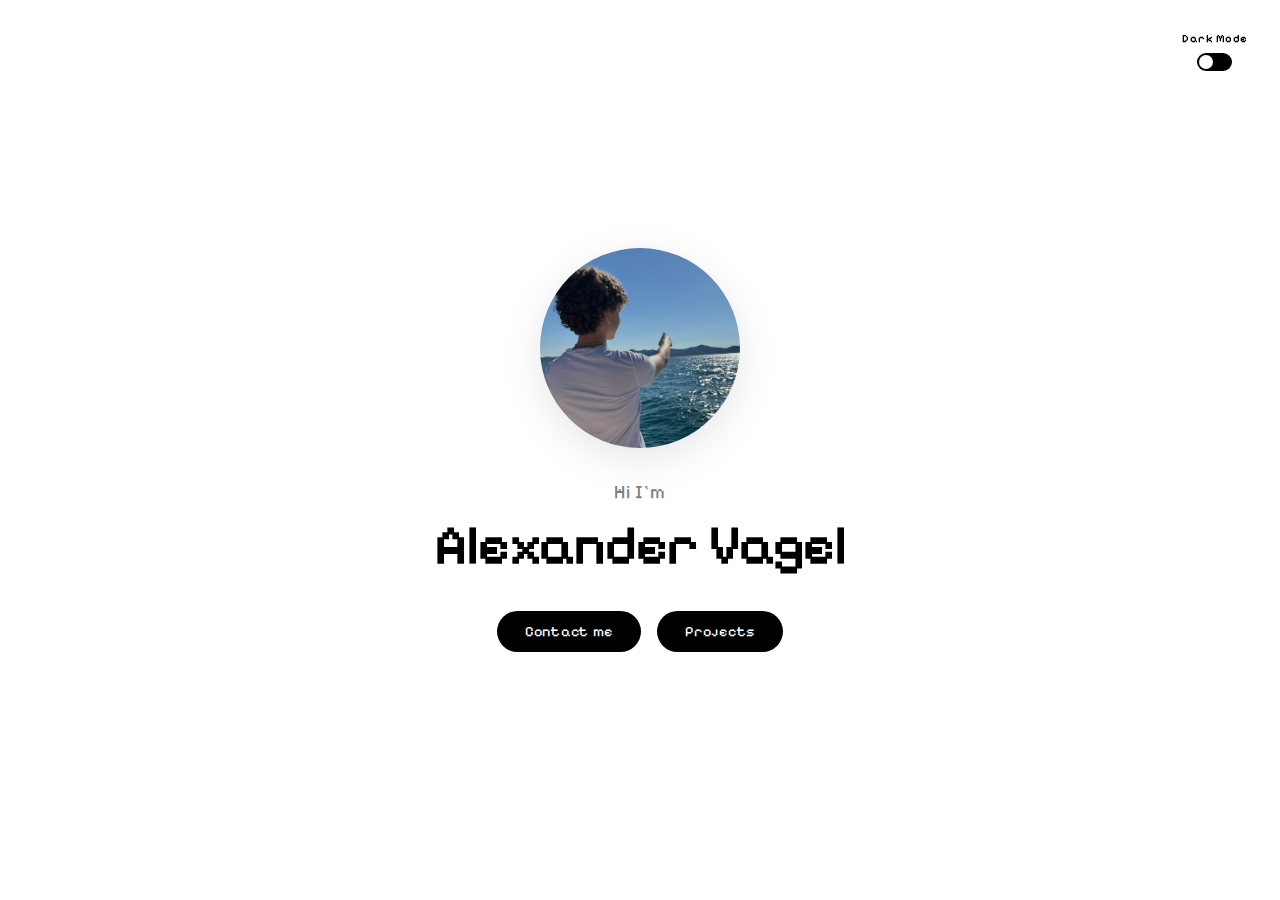
<file: index.html>
<!DOCTYPE html>
<html lang="de">
<head>
    <meta charset="UTF-8">
    <meta name="viewport" content="width=device-width, initial-scale=1.0">
    <title>Alexander Vagel</title>
    <link rel="stylesheet" href="style.css">
</head>
<body>
    <div class="theme-control">
        <label class="theme-label">Dark Mode</label>
        <label class="switch">
            <input type="checkbox" class="theme-toggle" aria-label="Toggle theme">
            <span class="slider"></span>
        </label>
    </div>
    <div class="container">
        <img class="avatar" src="Av.JPEG" alt="Avatar">
        <p class="greeting">Hi I'm</p>
        <h1>Alexander Vagel</h1>
        <div class="button-group">
            <a href="mailto:avagel3@gmail.com" class="btn">Contact me</a>
            <a href="projects.html" class="btn">Projects</a>
        </div>
    </div>
    <script src="script.js"></script>
</body>
</html>
</file>
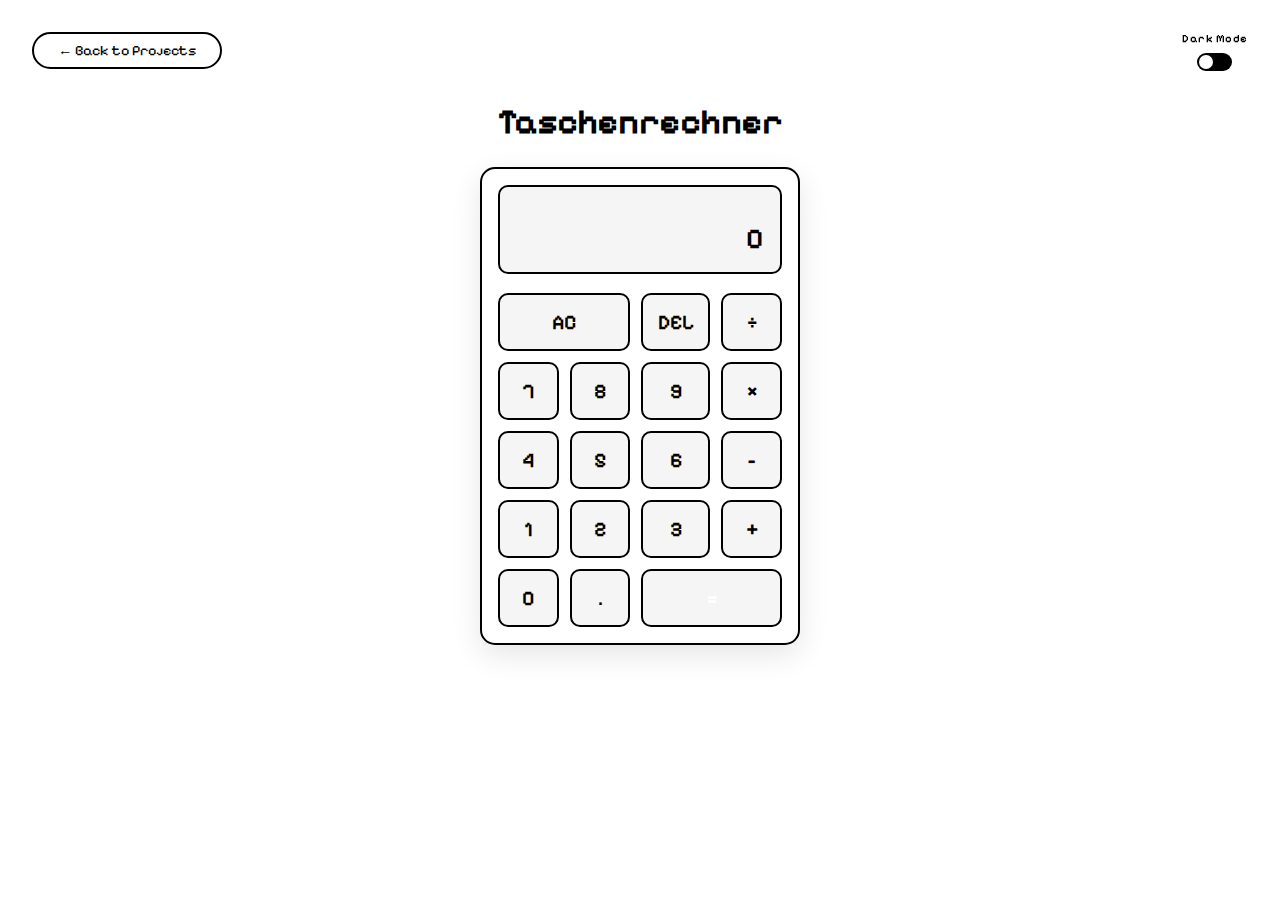
<file: calculator.html>
<!DOCTYPE html>
<html lang="de">
<head>
    <meta charset="UTF-8">
    <meta name="viewport" content="width=device-width, initial-scale=1.0">
    <title>Taschenrechner - Alexander Vagel</title>
    <link rel="stylesheet" href="calculator-style.css">
</head>
<body>
    <div class="theme-control">
        <label class="theme-label">Dark Mode</label>
        <label class="switch">
            <input type="checkbox" class="theme-toggle" aria-label="Toggle theme">
            <span class="slider"></span>
        </label>
    </div>
    
    <nav class="nav">
        <a href="projects.html" class="back-link">← Back to Projects</a>
    </nav>

    <div class="calculator-container">
        <h1>Taschenrechner</h1>
        
        <div class="calculator">
            <div class="display">
                <div class="previous-operand"></div>
                <div class="current-operand">0</div>
            </div>
            
            <button class="btn-clear span-2">AC</button>
            <button class="btn-delete">DEL</button>
            <button class="btn-operator">÷</button>
            
            <button class="btn-number">7</button>
            <button class="btn-number">8</button>
            <button class="btn-number">9</button>
            <button class="btn-operator">×</button>
            
            <button class="btn-number">4</button>
            <button class="btn-number">5</button>
            <button class="btn-number">6</button>
            <button class="btn-operator">-</button>
            
            <button class="btn-number">1</button>
            <button class="btn-number">2</button>
            <button class="btn-number">3</button>
            <button class="btn-operator">+</button>
            
            <button class="btn-number">0</button>
            <button class="btn-number">.</button>
            <button class="btn-equals span-2">=</button>
        </div>
    </div>

    <script src="calculator-script.js"></script>
</body>
</html>
</file>
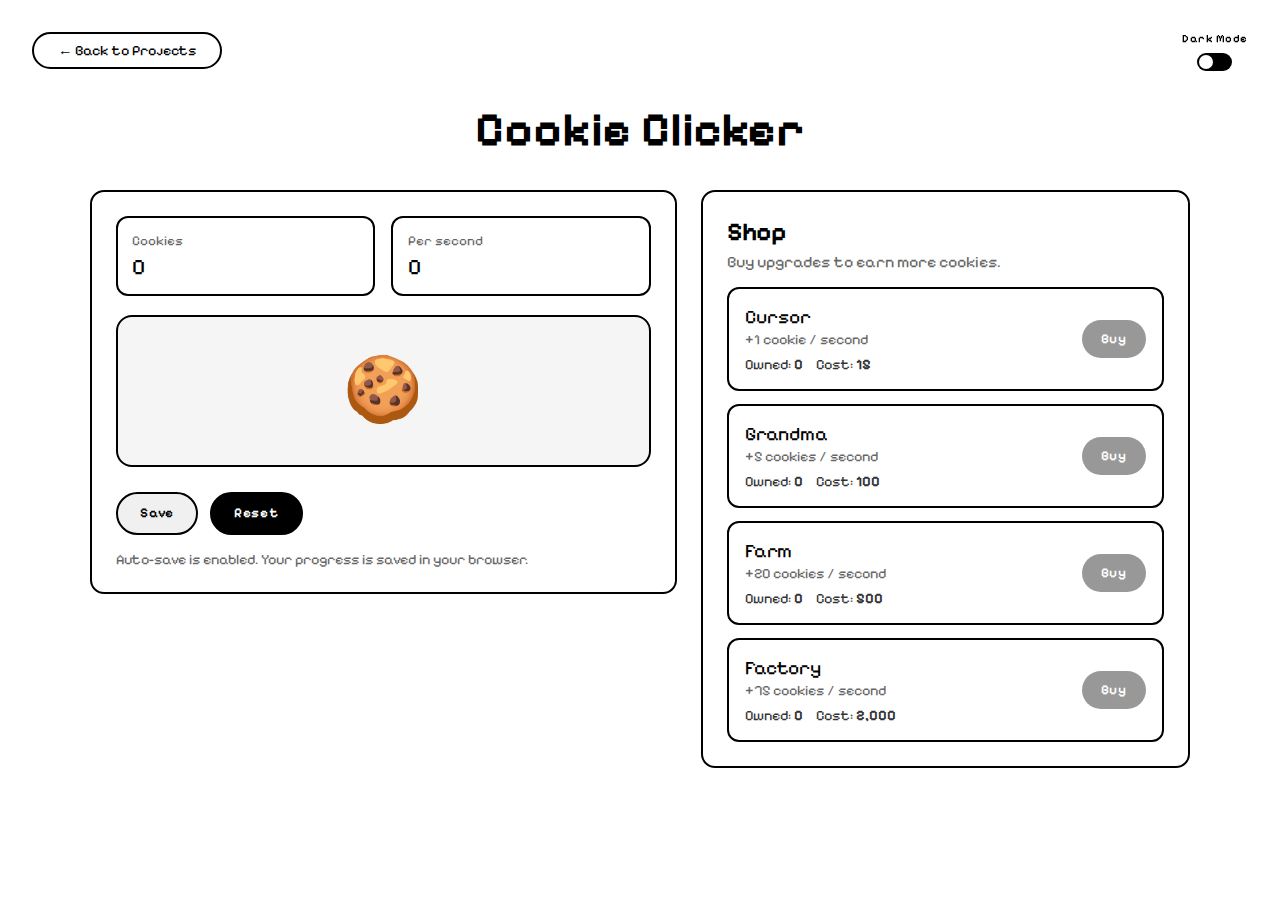
<file: cookie.html>
<!DOCTYPE html>
<html lang="de">
<head>
    <meta charset="UTF-8">
    <meta name="viewport" content="width=device-width, initial-scale=1.0">
    <title>Cookie Clicker - Alexander Vagel</title>
    <link rel="stylesheet" href="cookie-style.css">
</head>
<body>
    <div class="theme-control">
        <label class="theme-label">Dark Mode</label>
        <label class="switch">
            <input type="checkbox" class="theme-toggle" aria-label="Toggle theme">
            <span class="slider"></span>
        </label>
    </div>

    <nav class="nav">
        <a href="projects.html" class="back-link">← Back to Projects</a>
    </nav>

    <div class="cookie-container">
        <h1>Cookie Clicker</h1>

        <div class="layout">
            <!-- Left: Cookie -->
            <section class="panel main-panel">
                <div class="stats">
                    <div class="stat">
                        <div class="stat-label">Cookies</div>
                        <div class="stat-value" id="cookies">0</div>
                    </div>
                    <div class="stat">
                        <div class="stat-label">Per second</div>
                        <div class="stat-value" id="cps">0</div>
                    </div>
                </div>

                <button class="cookie-btn" id="cookie-btn" aria-label="Click cookie">
                    🍪
                </button>

                <div class="actions">
                    <button class="btn secondary" id="save-btn">Save</button>
                    <button class="btn danger" id="reset-btn">Reset</button>
                </div>

                <p class="hint">Auto-save is enabled. Your progress is saved in your browser.</p>
            </section>

            <!-- Right: Shop -->
            <section class="panel shop-panel">
                <div class="shop-header">
                    <h2>Shop</h2>
                    <p class="shop-sub">Buy upgrades to earn more cookies.</p>
                </div>

                <div class="shop-list" id="shop-list"></div>
            </section>
        </div>
    </div>

    <script src="cookie-script.js"></script>
</body>
</html>
</file>
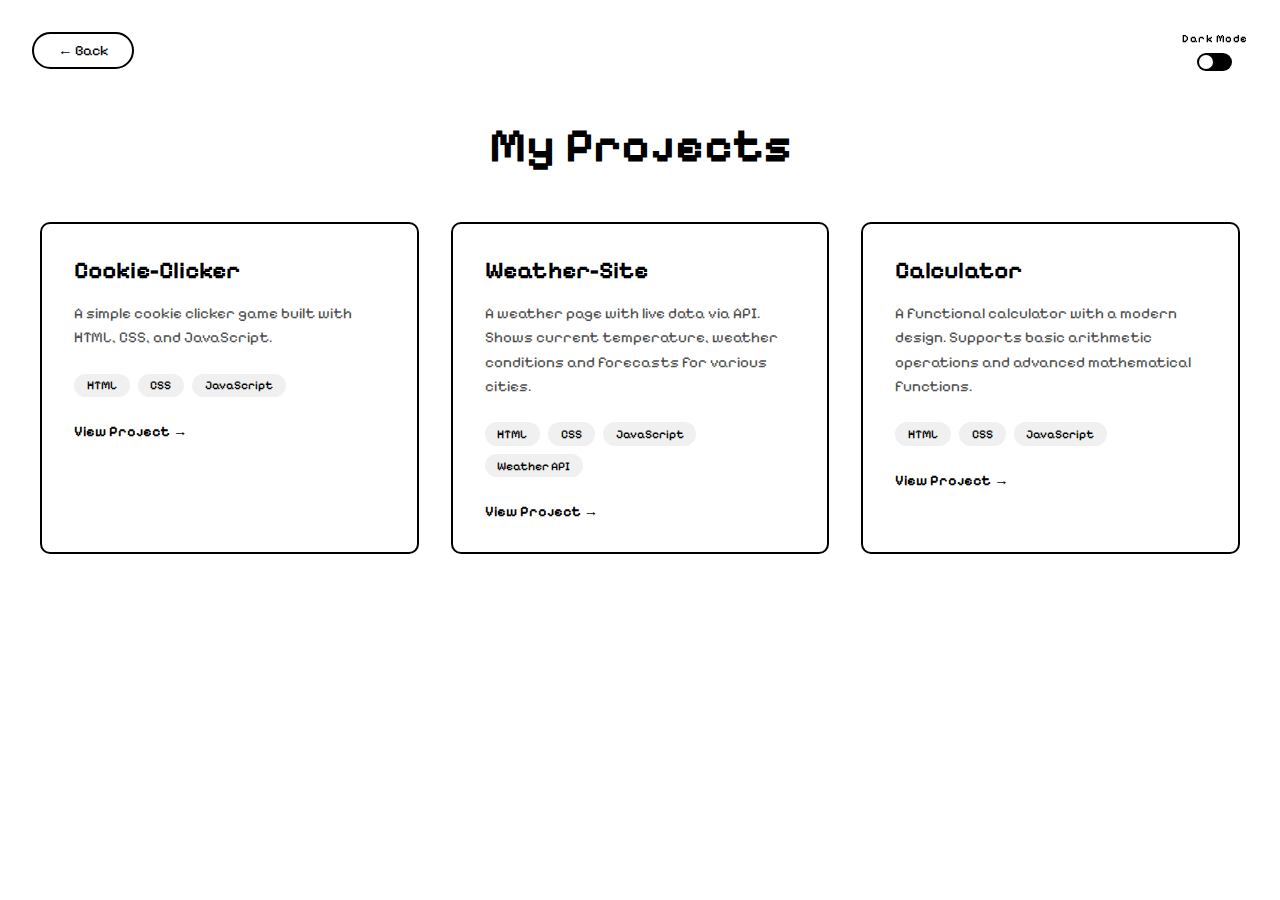
<file: projects.html>
<!DOCTYPE html>
<html lang="de">
<head>
    <meta charset="UTF-8">
    <meta name="viewport" content="width=device-width, initial-scale=1.0">
    <title>Projects - Alexander Vagel</title>
    <link rel="stylesheet" href="projects-style.css">
</head>
<body>
    <div class="theme-control">
        <label class="theme-label">Dark Mode</label>
        <label class="switch">
            <input type="checkbox" class="theme-toggle" aria-label="Toggle theme">
            <span class="slider"></span>
        </label>
    </div>
    
    <nav class="nav">
        <a href="index.html" class="back-link">← Back</a>
    </nav>

    <div class="projects-container">
        <h1>My Projects</h1>
        
        <div class="projects-grid">
            <div class="project-card">
                <h2>Cookie-Clicker</h2>
                <p class="project-desc">A simple cookie clicker game built with HTML, CSS, and JavaScript.</p>
                <div class="project-tags">
                    <span class="tag">HTML</span>
                    <span class="tag">CSS</span>
                    <span class="tag">JavaScript</span>
                </div>
                <a href="cookie.html" class="project-link">View Project →</a>
            </div>

            <div class="project-card">
                <h2>Weather-Site</h2>
                <p class="project-desc">A weather page with live data via API. Shows current temperature, weather conditions and forecasts for various cities.</p>
                <div class="project-tags">
                    <span class="tag">HTML</span>
                    <span class="tag">CSS</span>
                    <span class="tag">JavaScript</span>
                    <span class="tag">Weather API</span>
                </div>
                <a href="weather.html" class="project-link">View Project →</a>
            </div>

            <div class="project-card">
                <h2>Calculator</h2>
                <p class="project-desc">A functional calculator with a modern design. Supports basic arithmetic operations and advanced mathematical functions.</p>
                <div class="project-tags">
                    <span class="tag">HTML</span>
                    <span class="tag">CSS</span>
                    <span class="tag">JavaScript</span>
                </div>
                <a href="calculator.html" class="project-link">View Project →</a>
            </div>
        </div>
    </div>

    <script src="projects-script.js"></script>
</body>
</html>
</file>
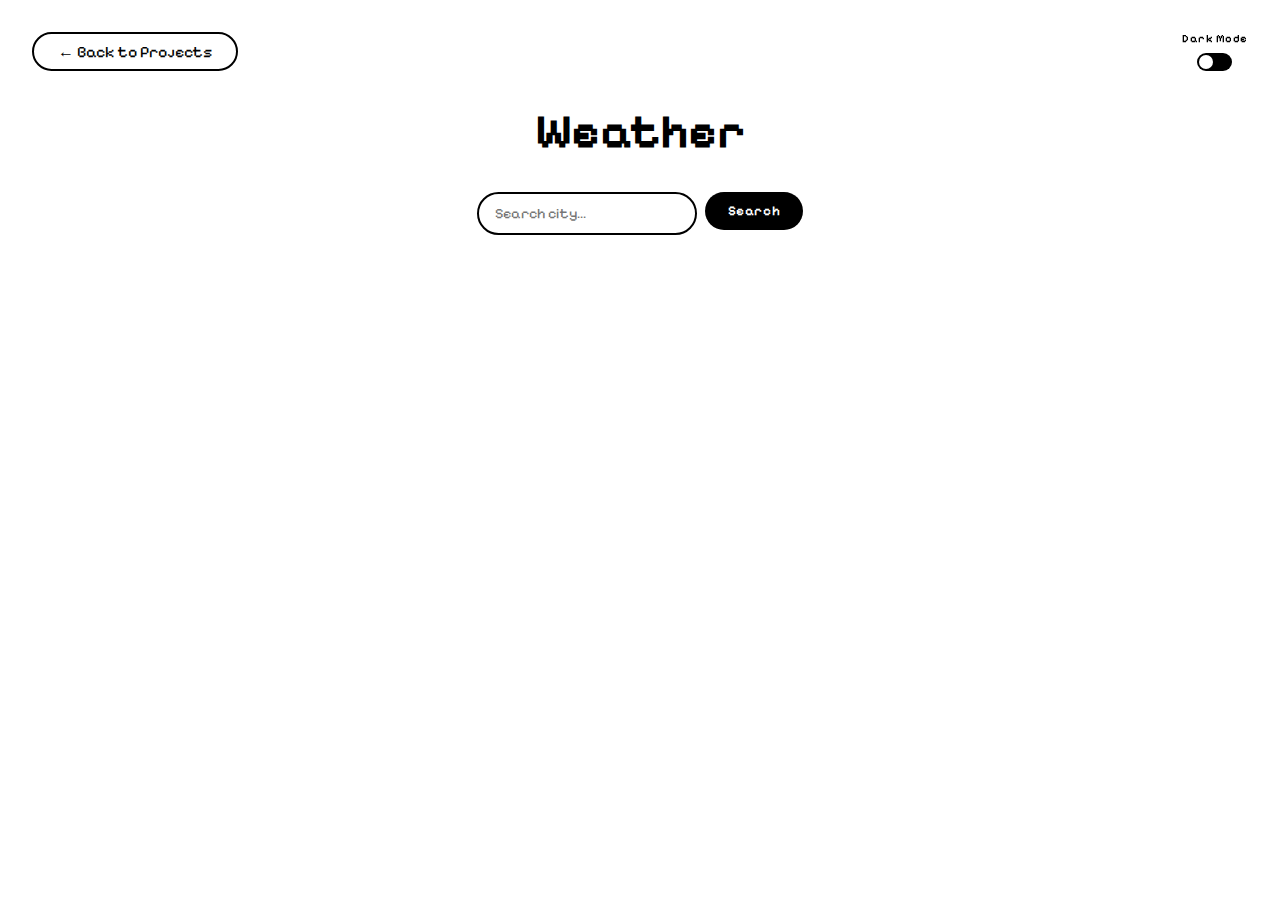
<file: weather.html>
<!DOCTYPE html>
<html lang="de">
<head>
    <meta charset="UTF-8">
    <meta name="viewport" content="width=device-width, initial-scale=1.0">
    <title>Weather App - Alexander Vagel</title>
    <link rel="stylesheet" href="weather-style.css">
</head>
<body>

    <!-- Dark Mode Toggle -->
    <div class="theme-control">
        <label class="theme-label">Dark Mode</label>
        <label class="switch">
            <input type="checkbox" class="theme-toggle" aria-label="Toggle theme">
            <span class="slider"></span>
        </label>
    </div>

    <!-- Navigation -->
    <nav class="nav">
        <a href="projects.html" class="back-link">← Back to Projects</a>
    </nav>

    <!-- Content -->
    <div class="weather-container">
        <h1>Weather</h1>

        <div class="search-box">
            <div class="search-field">
                <input type="text" id="city-input" placeholder="Search city...">
                <div class="suggestions" id="suggestions" aria-label="City suggestions"></div>
            </div>
            <button id="search-btn">Search</button>
        </div>

        <div class="weather-grid" id="weather-grid"></div>
    </div>

    <!-- Details Modal -->
    <div class="modal-overlay" id="modal-overlay" aria-hidden="true">
        <div class="modal" role="dialog" aria-modal="true" aria-labelledby="modal-title">
            <button class="modal-close" id="modal-close" aria-label="Close">X</button>

            <h2 id="modal-title">City</h2>
            <p class="modal-sub" id="modal-sub">—</p>

            <div class="modal-main">
                <div class="modal-temp" id="modal-temp">—</div>
                <div class="modal-desc" id="modal-desc">—</div>
            </div>

            <div class="modal-grid">
                <div class="info-item">
                    <div class="info-label">Feels like</div>
                    <div class="info-value" id="modal-feels">—</div>
                </div>
                <div class="info-item">
                    <div class="info-label">Min / Max</div>
                    <div class="info-value" id="modal-minmax">—</div>
                </div>
                <div class="info-item">
                    <div class="info-label">Humidity</div>
                    <div class="info-value" id="modal-humidity">—</div>
                </div>
                <div class="info-item">
                    <div class="info-label">Wind</div>
                    <div class="info-value" id="modal-wind">—</div>
                </div>
                <div class="info-item">
                    <div class="info-label">Pressure</div>
                    <div class="info-value" id="modal-pressure">—</div>
                </div>
                <div class="info-item">
                    <div class="info-label">Sunrise / Sunset</div>
                    <div class="info-value" id="modal-sun">—</div>
                </div>
            </div>
        </div>
    </div>

    <script src="weather-script.js"></script>
</body>
</html>
</file>
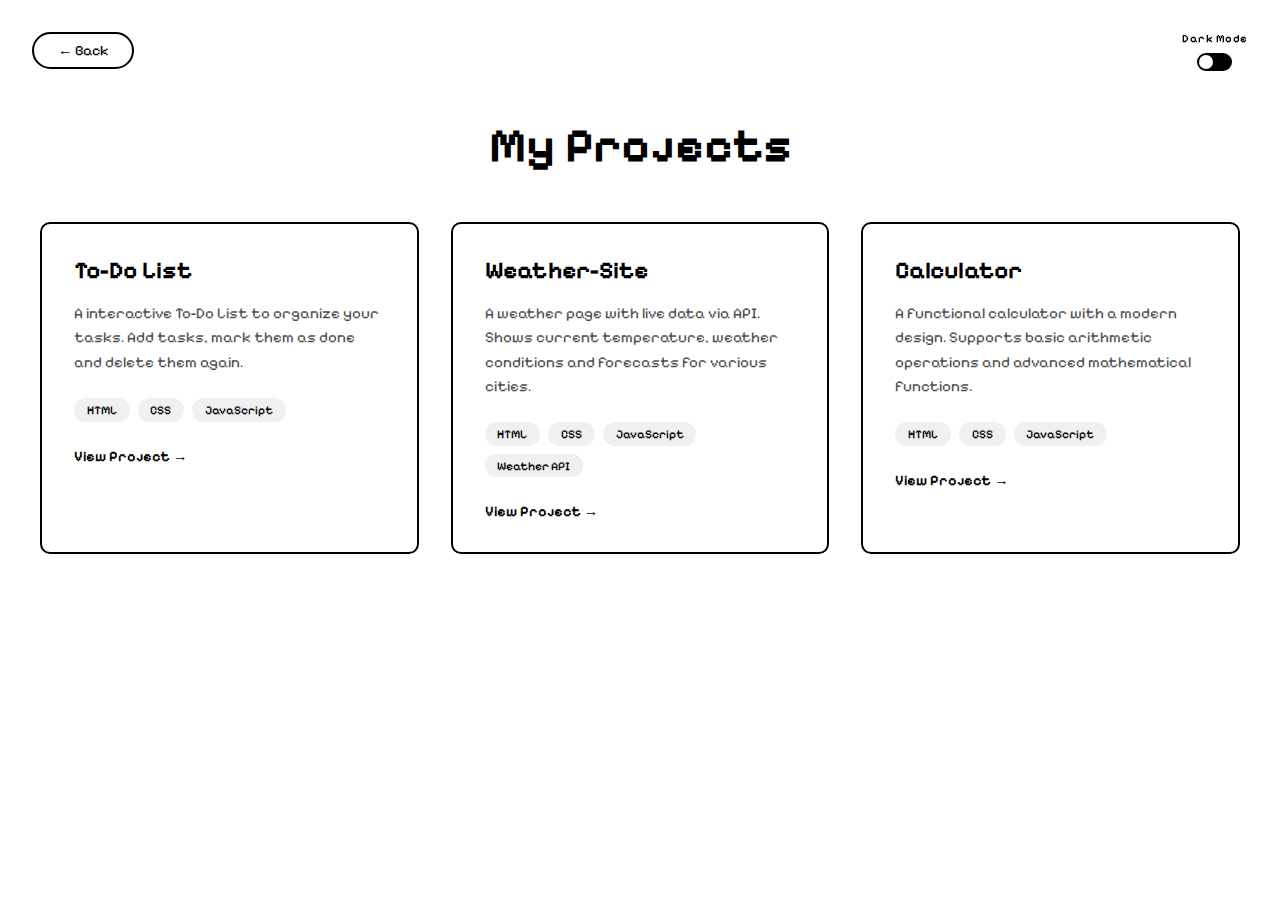
<file: Homepage Projekt/projects.html>
<!DOCTYPE html>
<html lang="de">
<head>
    <meta charset="UTF-8">
    <meta name="viewport" content="width=device-width, initial-scale=1.0">
    <title>Projects - Alexander Vagel</title>
    <link rel="stylesheet" href="projects-style.css">
</head>
<body>
    <div class="theme-control">
        <label class="theme-label">Dark Mode</label>
        <label class="switch">
            <input type="checkbox" class="theme-toggle" aria-label="Toggle theme">
            <span class="slider"></span>
        </label>
    </div>
    
    <nav class="nav">
        <a href="index.html" class="back-link">← Back</a>
    </nav>

    <div class="projects-container">
        <h1>My Projects</h1>
        
        <div class="projects-grid">
            <div class="project-card">
                <h2>To-Do List</h2>
                <p class="project-desc">A interactive To-Do List to organize your tasks. Add tasks, mark them as done and delete them again.</p>
                <div class="project-tags">
                    <span class="tag">HTML</span>
                    <span class="tag">CSS</span>
                    <span class="tag">JavaScript</span>
                </div>
                <a href="#" class="project-link">View Project →</a>
            </div>

            <div class="project-card">
                <h2>Weather-Site</h2>
                <p class="project-desc">A weather page with live data via API. Shows current temperature, weather conditions and forecasts for various cities.</p>
                <div class="project-tags">
                    <span class="tag">HTML</span>
                    <span class="tag">CSS</span>
                    <span class="tag">JavaScript</span>
                    <span class="tag">Weather API</span>
                </div>
                <a href="weather.html" class="project-link">View Project →</a>
            </div>

            <div class="project-card">
                <h2>Calculator</h2>
                <p class="project-desc">A functional calculator with a modern design. Supports basic arithmetic operations and advanced mathematical functions.</p>
                <div class="project-tags">
                    <span class="tag">HTML</span>
                    <span class="tag">CSS</span>
                    <span class="tag">JavaScript</span>
                </div>
                <a href="calculator.html" class="project-link">View Project →</a>
            </div>
        </div>
    </div>

    <script src="projects-script.js"></script>
</body>
</html>
</file>
<file: style.css>
@import url('https://fonts.googleapis.com/css2?family=Pixelify+Sans:wght@400..700&display=swap');

* {
    margin: 0;
    padding: 0;
    box-sizing: border-box;
}

body {
    font-family: 'Pixelify Sans', sans-serif;
    background: #fff;
    color: #000;
    min-height: 100vh;
    display: flex;
    align-items: center;
    justify-content: center;
    padding: 2rem;
    transition: background 0.5s ease, color 0.5s ease;
}

body.dark-mode {
    background: #000;
    color: #fff;
}

body.dark-mode .btn {
    background: #fff;
    color: #000;
}

body.dark-mode .btn:hover {
    background: #ccc;
}

.theme-control {
    position: fixed;
    top: 2rem;
    right: 2rem;
    display: flex;
    flex-direction: column;
    align-items: center;
    gap: 0.5rem;
    z-index: 1000;
}

.theme-label {
    font-size: 0.7rem;
    font-weight: 600;
    letter-spacing: 0.05em;
}

.switch {
    position: relative;
    display: inline-block;
    width: 35px;
    height: 18px;
}

.switch input {
    opacity: 0;
    width: 0;
    height: 0;
}

.slider {
    position: absolute;
    cursor: pointer;
    top: 0;
    left: 0;
    right: 0;
    bottom: 0;
    background-color: #000;
    transition: 0.4s;
    border-radius: 34px;
}

.slider:before {
    position: absolute;
    content: "";
    height: 14px;
    width: 14px;
    left: 2px;
    bottom: 2px;
    background-color: #fff;
    transition: 0.4s;
    border-radius: 50%;
}

input:checked + .slider {
    background-color: #fff;
}

input:checked + .slider:before {
    transform: translateX(17px);
    background-color: #000;
}

.container {
    text-align: center;
    animation: fadeIn 1.5s ease-out;
}

@keyframes fadeIn {
    from {
        opacity: 0;
        transform: translateY(20px);
    }
    to {
        opacity: 1;
        transform: translateY(0);
    }
}

.avatar {
    width: 200px;
    height: 200px;
    margin: 0 auto 2rem;
    border-radius: 50%;
    display: flex;
    align-items: center;
    justify-content: center;
    font-size: 5rem;
    font-weight: 600;
    color: #fff;
    box-shadow: 0 10px 40px rgba(0, 0, 0, 0.1);
    animation: float 3s ease-in-out infinite;
    object-fit: cover;
    object-position: left;
}

@keyframes float {
    0%, 100% {
        transform: translateY(0);
    }
    50% {
        transform: translateY(-10px);
    }
}

.greeting {
    font-size: 1.2rem;
    margin-bottom: 0.5rem;
    opacity: 0.5;
    letter-spacing: 0.05em;
}

h1 {
    font-family: 'Pixelify Sans', sans-serif;
    font-size: 3.5rem;
    margin-bottom: 2rem;
    font-weight: 600;
    letter-spacing: -0.02em;
}

.button-group {
    display: flex;
    gap: 1rem;
    justify-content: center;
    flex-wrap: wrap;
}

.btn {
    display: inline-block;
    padding: 0.75rem 1.75rem;
    background: #000;
    color: #fff;
    text-decoration: none;
    font-size: 0.9rem;
    letter-spacing: 0.05em;
    transition: all 0.3s ease;
    border-radius: 50px;
}

.btn:hover {
    background: #333;
    transform: translateY(-3px);
    box-shadow: 0 10px 30px rgba(0, 0, 0, 0.2);
}

@media (max-width: 768px) {
    .avatar {
        width: 150px;
        height: 150px;
        font-size: 4rem;
    }

    h1 {
        font-size: 2.5rem;
    }

    .greeting {
        font-size: 1rem;
    }

    .btn {
        font-size: 0.85rem;
        padding: 0.7rem 1.5rem;
    }
}
</file>
<file: calculator-style.css>
@import url('https://fonts.googleapis.com/css2?family=Pixelify+Sans:wght@400..700&display=swap');

* {
    margin: 0;
    padding: 0;
    box-sizing: border-box;
}

body {
    font-family: 'Pixelify Sans', sans-serif;
    background: #fff;
    color: #000;
    min-height: 100vh;
    padding: 2rem;
    transition: background 0.5s ease, color 0.5s ease;
}

/* ---------------- DARK MODE ---------------- */

body.dark-mode {
    background: #000;
    color: #fff;
}

body.dark-mode .calculator {
    background: #111;
    border-color: #333;
}

body.dark-mode .display {
    background: #1a1a1a;
    border-color: #333;
}

body.dark-mode button {
    background: #222;
    color: #fff;
    border-color: #333;
}

body.dark-mode button:hover {
    background: #333;
}

body.dark-mode .btn-operator {
    background: #2a2a2a;
}

body.dark-mode .btn-operator:hover {
    background: #3a3a3a;
}

body.dark-mode .btn-equals {
    background: #fff;
    color: #000;
}

body.dark-mode .btn-equals:hover {
    background: #ddd;
}

body.dark-mode .btn-clear {
    background: #2a2a2a;
}

body.dark-mode .btn-clear:hover {
    background: #3a3a3a;
}

body.dark-mode .back-link {
    color: #fff;
    border-color: #fff;
}

body.dark-mode .back-link:hover {
    background: #fff;
    color: #000;
}

/* ---------------- THEME SWITCH ---------------- */

.theme-control {
    position: fixed;
    top: 2rem;
    right: 2rem;
    display: flex;
    flex-direction: column;
    align-items: center;
    gap: 0.5rem;
    z-index: 1000;
}

.theme-label {
    font-size: 0.7rem;
    font-weight: 600;
    letter-spacing: 0.05em;
}

.switch {
    position: relative;
    width: 35px;
    height: 18px;
}

.switch input {
    opacity: 0;
    width: 0;
    height: 0;
}

.slider {
    position: absolute;
    inset: 0;
    cursor: pointer;
    background-color: #000;
    transition: 0.4s;
    border-radius: 34px;
}

.slider:before {
    content: "";
    position: absolute;
    height: 14px;
    width: 14px;
    left: 2px;
    bottom: 2px;
    background-color: #fff;
    transition: 0.4s;
    border-radius: 50%;
}

input:checked + .slider {
    background-color: #fff;
}

input:checked + .slider:before {
    transform: translateX(17px);
    background-color: #000;
}

/* ---------------- NAV ---------------- */

.nav {
    margin-bottom: 2rem;
    animation: fadeIn 1s ease-out;
}

@keyframes fadeIn {
    from {
        opacity: 0;
        transform: translateY(-10px);
    }
    to {
        opacity: 1;
        transform: translateY(0);
    }
}

.back-link {
    display: inline-block;
    padding: 0.5rem 1.5rem;
    border: 2px solid #000;
    color: #000;
    text-decoration: none;
    border-radius: 50px;
    font-size: 0.9rem;
    transition: all 0.3s ease;
}

.back-link:hover {
    background: #000;
    color: #fff;
}

/* ---------------- CONTAINER ---------------- */

.calculator-container {
    max-width: 320px;
    margin: 0 auto;
    text-align: center;
    animation: fadeIn 1.2s ease-out;
}

h1 {
    font-size: 2.2rem;
    margin-bottom: 1.5rem;
}

/* ---------------- CALCULATOR ---------------- */

.calculator {
    background: #fff;
    border: 2px solid #000;
    border-radius: 15px;
    padding: 1rem;
    box-shadow: 0 10px 30px rgba(0, 0, 0, 0.1);

    display: grid;
    grid-template-columns: repeat(4, 1fr);
    gap: 0.7rem;
}

/* ---------------- DISPLAY ---------------- */

.display {
    grid-column: 1 / -1;
    background: #f5f5f5;
    border: 2px solid #000;
    border-radius: 10px;
    padding: 1rem;
    margin-bottom: 0.5rem;
    text-align: right;
    min-height: 70px;
    display: flex;
    flex-direction: column;
    justify-content: center;
    overflow: hidden;
}

.previous-operand {
    font-size: 1rem;
    opacity: 0.5;
    min-height: 1.2rem;
}

.current-operand {
    font-size: 1.8rem;
    font-weight: 600;
    letter-spacing: 0.05em;
    white-space: nowrap;
    overflow-x: auto;
    scrollbar-width: none;
}

.current-operand::-webkit-scrollbar {
    display: none;
}

/* ---------------- BUTTONS ---------------- */

.calculator button {
    background: #f5f5f5;
    border: 2px solid #000;
    border-radius: 10px;
    font-size: 1.3rem;
    font-family: 'Pixelify Sans', sans-serif;
    font-weight: 600;
    padding: 0.9rem;
    cursor: pointer;
    transition: all 0.2s ease;
}

.calculator button:hover {
    background: #e0e0e0;
    transform: translateY(-2px);
}

.calculator button:active {
    transform: translateY(0);
}

.span-2 {
    grid-column: span 2;
}

.btn-operator {
    background: #f0f0f0;
}

.btn-equals {
    background: #000;
    color: #fff;
}

.btn-equals:hover {
    background: #333;
}

.btn-clear,
.btn-delete {
    background: #f0f0f0;
}

/* ---------------- MOBILE ---------------- */

@media (max-width: 480px) {
    body {
        padding: 1rem;
    }

    h1 {
        font-size: 1.8rem;
    }

    .calculator-container {
        max-width: 100%;
    }

    .calculator button {
        font-size: 1.2rem;
        padding: 0.8rem;
    }

    .current-operand {
        font-size: 1.6rem;
    }
}
</file>
<file: cookie-style.css>
@import url('https://fonts.googleapis.com/css2?family=Pixelify+Sans:wght@400..700&display=swap');

* {
    margin: 0;
    padding: 0;
    box-sizing: border-box;
}

body {
    font-family: 'Pixelify Sans', sans-serif;
    background: #fff;
    color: #000;
    min-height: 100vh;
    padding: 2rem;
    transition: background 0.5s ease, color 0.5s ease;
}

body.dark-mode {
    background: #000;
    color: #fff;
}

/* ---------------- THEME SWITCH ---------------- */

.theme-control {
    position: fixed;
    top: 2rem;
    right: 2rem;
    display: flex;
    flex-direction: column;
    align-items: center;
    gap: 0.5rem;
    z-index: 1000;
}

.theme-label {
    font-size: 0.7rem;
    font-weight: 600;
    letter-spacing: 0.05em;
}

.switch {
    position: relative;
    display: inline-block;
    width: 35px;
    height: 18px;
}

.switch input {
    opacity: 0;
    width: 0;
    height: 0;
}

.slider {
    position: absolute;
    cursor: pointer;
    top: 0;
    left: 0;
    right: 0;
    bottom: 0;
    background-color: #000;
    transition: 0.4s;
    border-radius: 34px;
}

.slider:before {
    position: absolute;
    content: "";
    height: 14px;
    width: 14px;
    left: 2px;
    bottom: 2px;
    background-color: #fff;
    transition: 0.4s;
    border-radius: 50%;
}

input:checked + .slider {
    background-color: #fff;
}

input:checked + .slider:before {
    transform: translateX(17px);
    background-color: #000;
}

/* ---------------- NAV ---------------- */

.nav {
    margin-bottom: 2rem;
    animation: fadeIn 1s ease-out;
}

@keyframes fadeIn {
    from { opacity: 0; transform: translateY(-10px); }
    to { opacity: 1; transform: translateY(0); }
}

.back-link {
    display: inline-block;
    padding: 0.5rem 1.5rem;
    border: 2px solid #000;
    color: #000;
    text-decoration: none;
    border-radius: 50px;
    font-size: 0.9rem;
    transition: all 0.3s ease;
}

.back-link:hover {
    background: #000;
    color: #fff;
}

body.dark-mode .back-link {
    color: #fff;
    border-color: #fff;
}

body.dark-mode .back-link:hover {
    background: #fff;
    color: #000;
}

/* ---------------- LAYOUT ---------------- */

.cookie-container {
    max-width: 1100px;
    margin: 0 auto;
    animation: fadeIn 1.2s ease-out;
    text-align: center;
}

h1 {
    font-size: 3rem;
    margin-bottom: 2rem;
}

.layout {
    display: grid;
    grid-template-columns: 1.2fr 1fr;
    gap: 1.5rem;
    align-items: start;
}

.panel {
    border: 2px solid #000;
    border-radius: 14px;
    padding: 1.5rem;
    text-align: left;
}

body.dark-mode .panel {
    background: #111;
    border-color: #333;
}

/* ---------------- MAIN PANEL ---------------- */

.stats {
    display: grid;
    grid-template-columns: 1fr 1fr;
    gap: 1rem;
    margin-bottom: 1.2rem;
}

.stat {
    border: 2px solid #000;
    border-radius: 12px;
    padding: 0.9rem;
}

body.dark-mode .stat {
    border-color: #333;
}

.stat-label {
    opacity: 0.6;
    font-size: 0.85rem;
    margin-bottom: 0.2rem;
}

.stat-value {
    font-size: 1.4rem;
}

.cookie-btn {
    width: 100%;
    border: 2px solid #000;
    border-radius: 16px;
    background: #f5f5f5;
    padding: 2.2rem 1rem;
    font-size: 4rem;
    cursor: pointer;
    transition: transform 0.08s ease, background 0.2s ease;
    user-select: none;
    margin-bottom: 1rem;
    font-family: inherit;
}

.cookie-btn:hover {
    background: #eaeaea;
    transform: translateY(-2px);
}

.cookie-btn:active {
    transform: translateY(0px) scale(0.98);
}

body.dark-mode .cookie-btn {
    background: #1a1a1a;
    border-color: #333;
}

body.dark-mode .cookie-btn:hover {
    background: #222;
}

.actions {
    display: flex;
    gap: 0.7rem;
    margin-top: 0.6rem;
    flex-wrap: wrap;
}

.btn {
    display: inline-block;
    padding: 0.7rem 1.4rem;
    border-radius: 50px;
    border: 2px solid #000;
    background: #000;
    color: #fff;
    cursor: pointer;
    transition: all 0.2s ease;
    font-family: inherit;
    font-weight: 600;
    letter-spacing: 0.05em;
}

.btn:hover {
    background: #333;
    transform: translateY(-2px);
}

.btn.secondary {
    background: #f0f0f0;
    color: #000;
}

.btn.secondary:hover {
    background: #e0e0e0;
}

.btn.danger {
    background: #000;
    color: #fff;
}

body.dark-mode .btn {
    border-color: #333;
}

body.dark-mode .btn.secondary {
    background: #222;
    color: #fff;
}

body.dark-mode .btn.secondary:hover {
    background: #2b2b2b;
}

body.dark-mode .btn.danger {
    background: #fff;
    color: #000;
    border-color: #fff;
}

body.dark-mode .btn.danger:hover {
    background: #ddd;
}

.hint {
    margin-top: 1rem;
    opacity: 0.6;
    font-size: 0.9rem;
}

/* ---------------- SHOP ---------------- */

.shop-header h2 {
    font-size: 1.6rem;
    margin-bottom: 0.3rem;
}

.shop-sub {
    opacity: 0.6;
    margin-bottom: 1rem;
}

.shop-list {
    display: flex;
    flex-direction: column;
    gap: 0.8rem;
}

.shop-item {
    border: 2px solid #000;
    border-radius: 12px;
    padding: 1rem;
    display: grid;
    grid-template-columns: 1fr auto;
    gap: 0.8rem;
    align-items: center;
    background: #fff;
}

body.dark-mode .shop-item {
    background: #111;
    border-color: #333;
}

.shop-title {
    font-size: 1.2rem;
    margin-bottom: 0.2rem;
}

.shop-desc {
    opacity: 0.6;
    font-size: 0.9rem;
    margin-bottom: 0.5rem;
}

.shop-meta {
    display: flex;
    gap: 0.8rem;
    flex-wrap: wrap;
    opacity: 0.8;
    font-size: 0.9rem;
}

.buy-btn {
    padding: 0.7rem 1.2rem;
    border-radius: 50px;
    border: none;
    background: #000;
    color: #fff;
    cursor: pointer;
    transition: all 0.2s ease;
    font-family: inherit;
    font-weight: 600;
    letter-spacing: 0.05em;
    white-space: nowrap;
}

.buy-btn:hover {
    background: #333;
    transform: translateY(-2px);
}

.buy-btn:disabled {
    opacity: 0.4;
    cursor: not-allowed;
    transform: none;
}

body.dark-mode .buy-btn {
    background: #fff;
    color: #000;
}

body.dark-mode .buy-btn:hover {
    background: #ddd;
}

/* ---------------- MOBILE ---------------- */

@media (max-width: 900px) {
    .layout {
        grid-template-columns: 1fr;
    }
}

@media (max-width: 600px) {
    h1 { font-size: 2.2rem; }
    body { padding: 1rem; }
    .stats { grid-template-columns: 1fr; }
}
</file>
<file: projects-style.css>
@import url('https://fonts.googleapis.com/css2?family=Pixelify+Sans:wght@400..700&display=swap');

* {
    margin: 0;
    padding: 0;
    box-sizing: border-box;
}

body {
    font-family: 'Pixelify Sans', sans-serif;
    background: #fff;
    color: #000;
    min-height: 100vh;
    padding: 2rem;
    transition: background 0.5s ease, color 0.5s ease;
}

body.dark-mode {
    background: #000;
    color: #fff;
}

body.dark-mode .project-card {
    background: #111;
    border-color: #333;
}

body.dark-mode .project-card:hover {
    border-color: #fff;
}

body.dark-mode .tag {
    background: #222;
    color: #fff;
}

body.dark-mode .project-link {
    color: #fff;
}

body.dark-mode .back-link {
    color: #fff;
    border-color: #fff;
}

body.dark-mode .back-link:hover {
    background: #fff;
    color: #000;
}

.theme-control {
    position: fixed;
    top: 2rem;
    right: 2rem;
    display: flex;
    flex-direction: column;
    align-items: center;
    gap: 0.5rem;
    z-index: 1000;
}

.theme-label {
    font-size: 0.7rem;
    font-weight: 600;
    letter-spacing: 0.05em;
}

.switch {
    position: relative;
    display: inline-block;
    width: 35px;
    height: 18px;
}

.switch input {
    opacity: 0;
    width: 0;
    height: 0;
}

.slider {
    position: absolute;
    cursor: pointer;
    top: 0;
    left: 0;
    right: 0;
    bottom: 0;
    background-color: #000;
    transition: 0.4s;
    border-radius: 34px;
}

.slider:before {
    position: absolute;
    content: "";
    height: 14px;
    width: 14px;
    left: 2px;
    bottom: 2px;
    background-color: #fff;
    transition: 0.4s;
    border-radius: 50%;
}

input:checked + .slider {
    background-color: #fff;
}

input:checked + .slider:before {
    transform: translateX(17px);
    background-color: #000;
}

.nav {
    margin-bottom: 3rem;
    animation: fadeIn 1s ease-out;
}

@keyframes fadeIn {
    from {
        opacity: 0;
        transform: translateY(-10px);
    }
    to {
        opacity: 1;
        transform: translateY(0);
    }
}

.back-link {
    display: inline-block;
    padding: 0.5rem 1.5rem;
    border: 2px solid #000;
    color: #000;
    text-decoration: none;
    border-radius: 50px;
    font-size: 0.9rem;
    transition: all 0.3s ease;
}

.back-link:hover {
    background: #000;
    color: #fff;
}

.projects-container {
    max-width: 1200px;
    margin: 0 auto;
    animation: fadeIn 1.2s ease-out;
}

h1 {
    font-size: 3rem;
    margin-bottom: 3rem;
    text-align: center;
}

.projects-grid {
    display: grid;
    grid-template-columns: repeat(auto-fit, minmax(300px, 1fr));
    gap: 2rem;
}

.project-card {
    background: #fff;
    border: 2px solid #000;
    padding: 2rem;
    border-radius: 10px;
    transition: all 0.3s ease;
    animation: fadeInUp 0.6s ease-out both;
}

.project-card:nth-child(1) { animation-delay: 0.1s; }
.project-card:nth-child(2) { animation-delay: 0.2s; }
.project-card:nth-child(3) { animation-delay: 0.3s; }
.project-card:nth-child(4) { animation-delay: 0.4s; }

@keyframes fadeInUp {
    from {
        opacity: 0;
        transform: translateY(30px);
    }
    to {
        opacity: 1;
        transform: translateY(0);
    }
}

.project-card:hover {
    transform: translateY(-5px);
    box-shadow: 0 10px 30px rgba(0, 0, 0, 0.1);
}

.project-card h2 {
    font-size: 1.5rem;
    margin-bottom: 1rem;
}

.project-desc {
    font-size: 0.95rem;
    line-height: 1.6;
    margin-bottom: 1.5rem;
    opacity: 0.7;
}

.project-tags {
    display: flex;
    flex-wrap: wrap;
    gap: 0.5rem;
    margin-bottom: 1.5rem;
}

.tag {
    display: inline-block;
    padding: 0.3rem 0.8rem;
    background: #f0f0f0;
    border-radius: 20px;
    font-size: 0.75rem;
    font-weight: 500;
}

.project-link {
    display: inline-block;
    color: #000;
    text-decoration: none;
    font-weight: 600;
    font-size: 0.9rem;
    transition: all 0.3s ease;
}

.project-link:hover {
    transform: translateX(5px);
}

.add-more {
    display: flex;
    flex-direction: column;
    align-items: center;
    justify-content: center;
    text-align: center;
    opacity: 0.5;
    border-style: dashed;
    min-height: 250px;
}

.plus-icon {
    font-size: 3rem;
    margin-bottom: 1rem;
}

@media (max-width: 768px) {
    h1 {
        font-size: 2rem;
    }

    .projects-grid {
        grid-template-columns: 1fr;
    }
}
</file>
<file: weather-style.css>
@import url('https://fonts.googleapis.com/css2?family=Pixelify+Sans:wght@400..700&display=swap');

* {
    margin: 0;
    padding: 0;
    box-sizing: border-box;
}

body {
    font-family: 'Pixelify Sans', sans-serif;
    background: #fff;
    color: #000;
    min-height: 100vh;
    padding: 2rem;
    transition: background 0.5s ease, color 0.5s ease;
}

body.dark-mode {
    background: #000;
    color: #fff;
}

/* ---------------- THEME SWITCH ---------------- */

.theme-control {
    position: fixed;
    top: 2rem;
    right: 2rem;
    display: flex;
    flex-direction: column;
    align-items: center;
    gap: 0.5rem;
    z-index: 1000;
}

.theme-label {
    font-size: 0.7rem;
    font-weight: 600;
    letter-spacing: 0.05em;
}

.switch {
    position: relative;
    width: 35px;
    height: 18px;
}

.switch input {
    opacity: 0;
    width: 0;
    height: 0;
}

.slider {
    position: absolute;
    inset: 0;
    cursor: pointer;
    background-color: #000;
    transition: 0.4s;
    border-radius: 34px;
}

.slider:before {
    content: "";
    position: absolute;
    height: 14px;
    width: 14px;
    left: 2px;
    bottom: 2px;
    background-color: #fff;
    transition: 0.4s;
    border-radius: 50%;
}

input:checked + .slider {
    background-color: #fff;
}

input:checked + .slider:before {
    transform: translateX(17px);
    background-color: #000;
}

/* ---------------- NAV ---------------- */

.nav {
    margin-bottom: 2rem;
}

.back-link {
    display: inline-block;
    padding: 0.5rem 1.5rem;
    border: 2px solid #000;
    color: #000;
    text-decoration: none;
    border-radius: 50px;
    transition: all 0.3s ease;
}

.back-link:hover {
    background: #000;
    color: #fff;
}

body.dark-mode .back-link {
    border-color: #fff;
    color: #fff;
}

body.dark-mode .back-link:hover {
    background: #fff;
    color: #000;
}

/* ---------------- WEATHER ---------------- */

.weather-container {
    max-width: 1000px;
    margin: 0 auto;
    text-align: center;
}

h1 {
    font-size: 3rem;
    margin-bottom: 2rem;
}

.search-box {
    display: flex;
    justify-content: center;
    gap: 0.5rem;
    margin-bottom: 2.5rem;
    align-items: flex-start;
}

.search-field {
    position: relative;
    width: 220px;
}

.search-box input {
    width: 100%;
    padding: 0.7rem 1rem;
    border: 2px solid #000;
    border-radius: 50px;
    font-family: inherit;
    font-size: 0.9rem;
}

/* Search Button (Light Mode) */
.search-box button {
    padding: 0.7rem 1.4rem;
    border-radius: 50px;
    border: none;
    background: #000;
    color: #fff;
    cursor: pointer;
    transition: all 0.3s ease;

    /* correct font */
    font-family: inherit;
    font-weight: 600;
    letter-spacing: 0.05em;
}

.search-box button:hover {
    background: #333;
}

/* ✅ Search Button (Dark Mode) */
body.dark-mode .search-box button {
    background: #fff;
    color: #000;
}

body.dark-mode .search-box button:hover {
    background: #ddd;
}

/* ---------------- SUGGESTIONS ---------------- */

.suggestions {
    position: absolute;
    top: calc(100% + 8px);
    left: 0;
    right: 0;
    display: none;
    text-align: left;
    border: 2px solid #000;
    border-radius: 12px;
    background: #fff;
    overflow: hidden;
    z-index: 50;
}

body.dark-mode .suggestions {
    background: #111;
    border-color: #333;
}

.suggestion-item {
    padding: 0.7rem 1rem;
    cursor: pointer;
    font-size: 0.9rem;
}

.suggestion-item:hover,
.suggestion-item.active {
    background: #f0f0f0;
}

body.dark-mode .suggestion-item:hover,
body.dark-mode .suggestion-item.active {
    background: #222;
}

/* ---------------- WEATHER GRID ---------------- */

.weather-grid {
    display: grid;
    grid-template-columns: repeat(auto-fit, minmax(260px, 1fr));
    gap: 1.5rem;
}

.weather-card {
    border: 2px solid #000;
    border-radius: 12px;
    padding: 1.5rem;
    position: relative;
    animation: fadeInUp 0.6s ease-out both;

    cursor: pointer;
    transition: transform 0.2s ease;
}

.weather-card:hover {
    transform: translateY(-3px);
}

body.dark-mode .weather-card {
    border-color: #333;
    background: #111;
}

.weather-card h2 {
    font-size: 1.4rem;
    margin-bottom: 0.5rem;
}

.temp {
    font-size: 2.2rem;
    margin: 0.5rem 0;
}

.desc {
    opacity: 0.7;
    text-transform: capitalize;
}

/* Remove Button */
.remove-btn {
    position: absolute;
    top: 10px;
    right: 10px;
    width: 30px;
    height: 30px;
    border-radius: 999px;
    border: 2px solid #000;
    background: transparent;
    cursor: pointer;
    font-family: inherit;
    font-size: 1rem;
    line-height: 1;
    display: grid;
    place-items: center;
    transition: all 0.2s ease;
    color: #000;
}

.remove-btn:hover {
    transform: translateY(-2px);
}

body.dark-mode .remove-btn {
    border-color: #fff;
    color: #fff;
}

body.dark-mode .remove-btn:hover {
    background: #fff;
    color: #000;
}

/* ---------------- MODAL (THIS FIXES YOUR BUG) ---------------- */

.modal-overlay {
    position: fixed;
    inset: 0;
    background: rgba(0,0,0,0.5);
    display: none;              /* ✅ IMPORTANT: hidden by default */
    align-items: center;
    justify-content: center;
    padding: 1.5rem;
    z-index: 2000;
}

.modal {
    width: 100%;
    max-width: 560px;
    border: 2px solid #000;
    border-radius: 14px;
    background: #fff;
    padding: 1.5rem;
    text-align: left;
    position: relative;
}

body.dark-mode .modal {
    background: #111;
    border-color: #333;
}

.modal-close {
    position: absolute;
    top: 12px;
    right: 12px;
    width: 34px;
    height: 34px;
    border-radius: 999px;
    border: 2px solid #000;
    background: transparent;
    font-family: inherit;
    font-weight: 600;
    cursor: pointer;
    display: grid;
    place-items: center;
}

body.dark-mode .modal-close {
    border-color: #fff;
    color: #fff;
}

body.dark-mode .modal-close:hover {
    background: #fff;
    color: #000;
}

.modal-sub {
    opacity: 0.6;
    margin-top: 0.2rem;
    margin-bottom: 1rem;
}

.modal-main {
    display: flex;
    align-items: baseline;
    justify-content: space-between;
    gap: 1rem;
    margin-bottom: 1rem;
}

.modal-temp {
    font-size: 2.4rem;
}

.modal-desc {
    opacity: 0.7;
    text-transform: capitalize;
}

.modal-grid {
    display: grid;
    grid-template-columns: 1fr 1fr;
    gap: 0.8rem;
    margin-top: 0.8rem;
}

.info-item {
    border: 2px solid #000;
    border-radius: 12px;
    padding: 0.8rem;
}

body.dark-mode .info-item {
    border-color: #333;
}

.info-label {
    opacity: 0.6;
    font-size: 0.85rem;
    margin-bottom: 0.2rem;
}

.info-value {
    font-size: 1rem;
}

/* ---------------- ANIMATION ---------------- */

@keyframes fadeInUp {
    from {
        opacity: 0;
        transform: translateY(20px);
    }
    to {
        opacity: 1;
        transform: translateY(0);
    }
}

/* ---------------- MOBILE ---------------- */

@media (max-width: 600px) {
    h1 {
        font-size: 2.2rem;
    }

    .search-box {
        flex-direction: column;
        align-items: stretch;
    }

    .search-field {
        width: 100%;
    }

    .modal-grid {
        grid-template-columns: 1fr;
    }
}
</file>
<file: Homepage Projekt/projects-style.css>
@import url('https://fonts.googleapis.com/css2?family=Pixelify+Sans:wght@400..700&display=swap');

* {
    margin: 0;
    padding: 0;
    box-sizing: border-box;
}

body {
    font-family: 'Pixelify Sans', sans-serif;
    background: #fff;
    color: #000;
    min-height: 100vh;
    padding: 2rem;
    transition: background 0.5s ease, color 0.5s ease;
}

body.dark-mode {
    background: #000;
    color: #fff;
}

body.dark-mode .project-card {
    background: #111;
    border-color: #333;
}

body.dark-mode .project-card:hover {
    border-color: #fff;
}

body.dark-mode .tag {
    background: #222;
    color: #fff;
}

body.dark-mode .project-link {
    color: #fff;
}

body.dark-mode .back-link {
    color: #fff;
    border-color: #fff;
}

body.dark-mode .back-link:hover {
    background: #fff;
    color: #000;
}

.theme-control {
    position: fixed;
    top: 2rem;
    right: 2rem;
    display: flex;
    flex-direction: column;
    align-items: center;
    gap: 0.5rem;
    z-index: 1000;
}

.theme-label {
    font-size: 0.7rem;
    font-weight: 600;
    letter-spacing: 0.05em;
}

.switch {
    position: relative;
    display: inline-block;
    width: 35px;
    height: 18px;
}

.switch input {
    opacity: 0;
    width: 0;
    height: 0;
}

.slider {
    position: absolute;
    cursor: pointer;
    top: 0;
    left: 0;
    right: 0;
    bottom: 0;
    background-color: #000;
    transition: 0.4s;
    border-radius: 34px;
}

.slider:before {
    position: absolute;
    content: "";
    height: 14px;
    width: 14px;
    left: 2px;
    bottom: 2px;
    background-color: #fff;
    transition: 0.4s;
    border-radius: 50%;
}

input:checked + .slider {
    background-color: #fff;
}

input:checked + .slider:before {
    transform: translateX(17px);
    background-color: #000;
}

.nav {
    margin-bottom: 3rem;
    animation: fadeIn 1s ease-out;
}

@keyframes fadeIn {
    from {
        opacity: 0;
        transform: translateY(-10px);
    }
    to {
        opacity: 1;
        transform: translateY(0);
    }
}

.back-link {
    display: inline-block;
    padding: 0.5rem 1.5rem;
    border: 2px solid #000;
    color: #000;
    text-decoration: none;
    border-radius: 50px;
    font-size: 0.9rem;
    transition: all 0.3s ease;
}

.back-link:hover {
    background: #000;
    color: #fff;
}

.projects-container {
    max-width: 1200px;
    margin: 0 auto;
    animation: fadeIn 1.2s ease-out;
}

h1 {
    font-size: 3rem;
    margin-bottom: 3rem;
    text-align: center;
}

.projects-grid {
    display: grid;
    grid-template-columns: repeat(auto-fit, minmax(300px, 1fr));
    gap: 2rem;
}

.project-card {
    background: #fff;
    border: 2px solid #000;
    padding: 2rem;
    border-radius: 10px;
    transition: all 0.3s ease;
    animation: fadeInUp 0.6s ease-out both;
}

.project-card:nth-child(1) { animation-delay: 0.1s; }
.project-card:nth-child(2) { animation-delay: 0.2s; }
.project-card:nth-child(3) { animation-delay: 0.3s; }
.project-card:nth-child(4) { animation-delay: 0.4s; }

@keyframes fadeInUp {
    from {
        opacity: 0;
        transform: translateY(30px);
    }
    to {
        opacity: 1;
        transform: translateY(0);
    }
}

.project-card:hover {
    transform: translateY(-5px);
    box-shadow: 0 10px 30px rgba(0, 0, 0, 0.1);
}

.project-card h2 {
    font-size: 1.5rem;
    margin-bottom: 1rem;
}

.project-desc {
    font-size: 0.95rem;
    line-height: 1.6;
    margin-bottom: 1.5rem;
    opacity: 0.7;
}

.project-tags {
    display: flex;
    flex-wrap: wrap;
    gap: 0.5rem;
    margin-bottom: 1.5rem;
}

.tag {
    display: inline-block;
    padding: 0.3rem 0.8rem;
    background: #f0f0f0;
    border-radius: 20px;
    font-size: 0.75rem;
    font-weight: 500;
}

.project-link {
    display: inline-block;
    color: #000;
    text-decoration: none;
    font-weight: 600;
    font-size: 0.9rem;
    transition: all 0.3s ease;
}

.project-link:hover {
    transform: translateX(5px);
}

.add-more {
    display: flex;
    flex-direction: column;
    align-items: center;
    justify-content: center;
    text-align: center;
    opacity: 0.5;
    border-style: dashed;
    min-height: 250px;
}

.plus-icon {
    font-size: 3rem;
    margin-bottom: 1rem;
}

@media (max-width: 768px) {
    h1 {
        font-size: 2rem;
    }

    .projects-grid {
        grid-template-columns: 1fr;
    }
}
</file>
